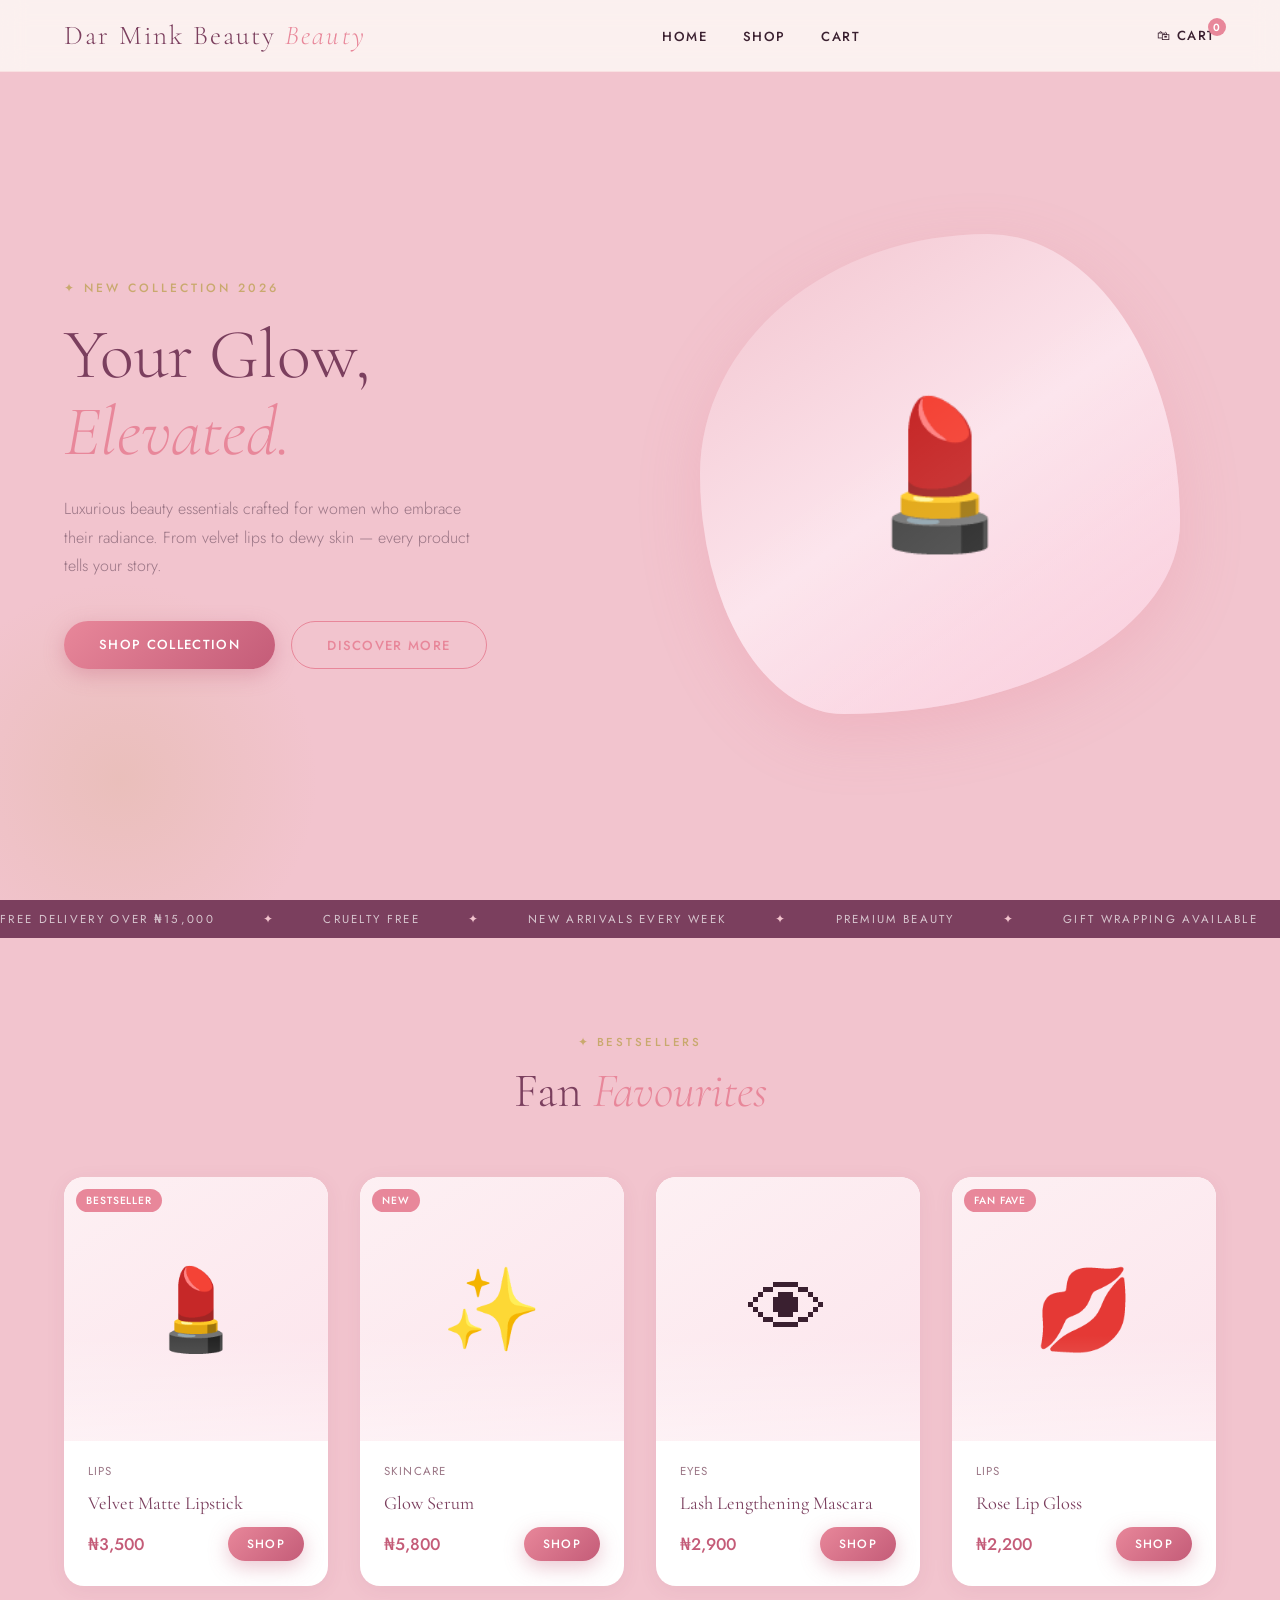
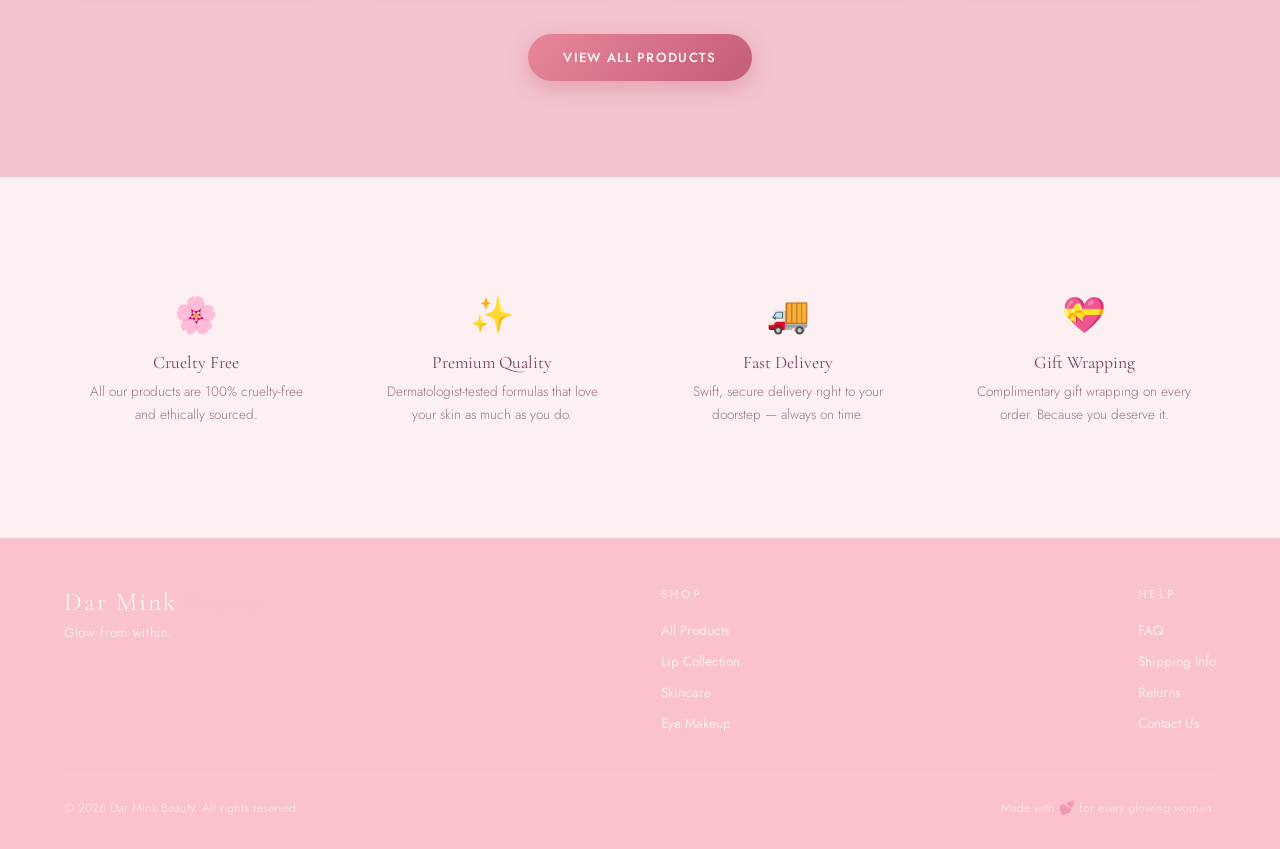
<file: html/shop.html>
<!DOCTYPE html>
<html lang="en">
<head>
  <meta charset="UTF-8" />
  <meta name="viewport" content="width=device-width, initial-scale=1.0"/>
  <title>Dar Mink Beauty</title>
  <link href="https://fonts.googleapis.com/css2?family=Cormorant+Garamond:ital,wght@0,300;0,400;0,600;1,300;1,400&family=Jost:wght@300;400;500&display=swap" rel="stylesheet"/>
  <link rel="stylesheet" href="../css/Shop.css">
</head>
<body>


<nav id="navbar">
  <a href="index.html" class="logo">Dar Mink Beauty <span>Beauty</span></a>
  <ul class="nav-links">
    <li><a href="../index.html">Home</a></li>
    <li><a href="index.html">Shop</a></li>
    <li><a href="./checkOutPage.html">Cart</a></li>
  </ul>
  <div class="nav-right">
    <a href="../html/checkOutPage.html" class="cart-icon">
      🛍 Cart
      <span class="cart-badge" id="cartCount">0</span>
    </a>
  </div>
</nav>


<section class="hero">
  <div class="hero-text">
    <p class="hero-eyebrow">✦ New Collection 2026</p>
    <h1 class="hero-title">Your Glow,<br><em>Elevated.</em></h1>
    <p class="hero-sub">Luxurious beauty essentials crafted for women who embrace their radiance. From velvet lips to dewy skin — every product tells your story.</p>
    <div class="btn-group">
      <a href="shop.html" class="btn-primary">Shop Collection</a>
      <a href="#featured" class="btn-outline">Discover More</a>
    </div>
  </div>
  <div class="hero-image-wrap">
    <div class="hero-blob">💄</div>
  </div>
</section>

<div class="marquee-strip">
  <div class="marquee-inner" id="marqueeInner"></div>
</div>


<section class="section" id="featured">
  <div class="section-header">
    <p class="section-eyebrow">✦ Bestsellers</p>
    <h2 class="section-title">Fan <em>Favourites</em></h2>
  </div>
  <div class="products-grid" id="featuredGrid"></div>
  <div style="text-align:center; margin-top:3rem;">
    <a href="shop.html" class="btn-primary">View All Products</a>
  </div>
</section>


<section class="section promise">
  <div class="promise-grid">
    <div class="promise-item">
      <div class="promise-icon">🌸</div>
      <div class="promise-title">Cruelty Free</div>
      <p class="promise-desc">All our products are 100% cruelty-free and ethically sourced.</p>
    </div>
    <div class="promise-item">
      <div class="promise-icon">✨</div>
      <div class="promise-title">Premium Quality</div>
      <p class="promise-desc">Dermatologist-tested formulas that love your skin as much as you do.</p>
    </div>
    <div class="promise-item">
      <div class="promise-icon">🚚</div>
      <div class="promise-title">Fast Delivery</div>
      <p class="promise-desc">Swift, secure delivery right to your doorstep — always on time.</p>
    </div>
    <div class="promise-item">
      <div class="promise-icon">💝</div>
      <div class="promise-title">Gift Wrapping</div>
      <p class="promise-desc">Complimentary gift wrapping on every order. Because you deserve it.</p>
    </div>
  </div>
</section>


<footer>
  <div class="footer-top">
    <div>
      <div class="footer-logo">Dar Mink  <span>Beauty</span></div>
      <p style="color: #fff;" class="footer-tagline">Glow from within.</p>
    </div>
    <div class="footer-links">
      <h4>Shop</h4>
      <ul>
        <li><a href="shop.html">All Products</a></li>
        <li><a href="shop.html">Lip Collection</a></li>
        <li><a href="shop.html">Skincare</a></li>
        <li><a href="shop.html">Eye Makeup</a></li>
      </ul>
    </div>
    <div class="footer-links">
      <h4>Help</h4>
      <ul>
        <li><a href="#">FAQ</a></li>
        <li><a href="#">Shipping Info</a></li>
        <li><a href="#">Returns</a></li>
        <li><a href="#">Contact Us</a></li>
      </ul>
    </div>
  </div>
  <div class="footer-bottom">
    <span>© 2026 Dar Mink Beauty. All rights reserved.</span>
    <span>Made with 💕 for every glowing woman.</span>
  </div>
</footer>

<script src="../javascript/shop.js"></script>
</body>
</html>
</file>
<file: css/Shop.css>
*, *::before, *::after { margin: 0; padding: 0; box-sizing: border-box; }

    :root {
      --blush:    #f2c4ce;
      --rose:     #e8879a;
      --deep:     #c45c78;
      --petal:    #fdf0f3;
      --plum:     #7b3f5e;
      --cream:    #fdf8f5;
      --text:     #3a2030;
      --muted:    #9a7585;
      --gold:     #c9a96e;
    }

    html { scroll-behavior: smooth; }

    body {
      font-family: 'Jost', sans-serif;
      background: var(--cream);
      color: var(--text);
      overflow-x: hidden;
      background:  #f2c4ce;
    }

    nav {
      position: fixed; top: 0; left: 0; right: 0; z-index: 100;
      display: flex; align-items: center; justify-content: space-between;
      padding: 1.2rem 5%;
      background: rgba(253,248,245,0.85);
      backdrop-filter: blur(12px);
      border-bottom: 1px solid rgba(232,135,154,0.15);
      transition: box-shadow .3s;
    }
    nav.scrolled { box-shadow: 0 4px 30px rgba(196,92,120,.1); }

    .logo {
      font-family: 'Cormorant Garamond', serif;
      font-size: 1.7rem; font-weight: 300; letter-spacing: .08em;
      color: var(--plum); text-decoration: none;
    }
    .logo span { color: var(--rose); font-style: italic; }

    .nav-links { display: flex; gap: 2.2rem; list-style: none; }
    .nav-links a {
      font-size: .82rem; letter-spacing: .12em; text-transform: uppercase;
      color: var(--text); text-decoration: none; font-weight: 500;
      position: relative; transition: color .25s;
    }
    .nav-links a::after {
      content: ''; position: absolute; bottom: -3px; left: 0; width: 0; height: 1px;
      background: var(--rose); transition: width .3s;
    }
    .nav-links a:hover { color: var(--rose); }
    .nav-links a:hover::after { width: 100%; }

    .nav-right { display: flex; align-items: center; gap: 1.4rem; }
    .cart-icon {
      position: relative; cursor: pointer;
      color: var(--text); text-decoration: none; font-size: .82rem;
      letter-spacing: .12em; text-transform: uppercase; font-weight: 500;
      transition: color .25s;
    }
    .cart-icon:hover { color: var(--rose); }
    .cart-badge {
      position: absolute; top: -8px; right: -10px;
      background: var(--rose); color: #fff;
      border-radius: 50%; width: 18px; height: 18px;
      font-size: .65rem; display: flex; align-items: center; justify-content: center;
      font-weight: 600;
    }


    .hero {
      min-height: 100vh;
      display: grid; grid-template-columns: 1fr 1fr;
      align-items: center;
      padding: 7rem 5% 4rem;
      gap: 3rem;
      position: relative; overflow: hidden;
    }
    .hero::before {
      content: '';
      position: absolute; top: -100px; right: -100px;
      width: 600px; height: 600px; border-radius: 50%;
      background: radial-gradient(circle, rgba(242,196,206,.45) 0%, transparent 70%);
      pointer-events: none;
    }
    .hero::after {
      content: '';
      position: absolute; bottom: -80px; left: -80px;
      width: 400px; height: 400px; border-radius: 50%;
      background: radial-gradient(circle, rgba(201,169,110,.2) 0%, transparent 70%);
      pointer-events: none;
    }

    .hero-text { position: relative; z-index: 2; }
    .hero-eyebrow {
      font-size: .75rem; letter-spacing: .25em; text-transform: uppercase;
      color: var(--gold); font-weight: 500; margin-bottom: 1.2rem;
    }
    .hero-title {
      font-family: 'Cormorant Garamond', serif;
      font-size: clamp(3rem, 5.5vw, 5rem);
      font-weight: 300; line-height: 1.1;
      color: var(--plum); margin-bottom: 1.5rem;
    }
    .hero-title em { font-style: italic; color: var(--rose); }
    .hero-sub {
      font-size: 1rem; color: var(--muted); line-height: 1.8;
      max-width: 420px; margin-bottom: 2.5rem; font-weight: 300;
    }
    .btn-group { display: flex; gap: 1rem; flex-wrap: wrap; }

    .btn-primary {
      display: inline-block; padding: .85rem 2.2rem;
      background: linear-gradient(135deg, var(--rose), var(--deep));
      color: #fff; text-decoration: none; border-radius: 50px;
      font-size: .82rem; letter-spacing: .1em; text-transform: uppercase;
      font-weight: 500; transition: transform .25s, box-shadow .25s;
      box-shadow: 0 6px 20px rgba(196,92,120,.35);
    }
    .btn-primary:hover { transform: translateY(-2px); box-shadow: 0 10px 28px rgba(196,92,120,.45); }

    .btn-outline {
      display: inline-block; padding: .85rem 2.2rem;
      border: 1.5px solid var(--rose); color: var(--rose);
      text-decoration: none; border-radius: 50px;
      font-size: .82rem; letter-spacing: .1em; text-transform: uppercase;
      font-weight: 500; transition: all .25s;
    }
    .btn-outline:hover { background: var(--rose); color: #fff; }

    .hero-image-wrap {
      position: relative; z-index: 2;
      display: flex; align-items: center; justify-content: center;
    }
    .hero-blob {
      width: min(480px, 90%); aspect-ratio: 1;
      border-radius: 60% 40% 70% 30% / 50% 60% 40% 50%;
      background: linear-gradient(145deg, var(--blush) 0%, #fce4ec 50%, #f8bbd0 100%);
      display: flex; align-items: center; justify-content: center;
      animation: blobFloat 8s ease-in-out infinite;
      box-shadow: 0 20px 60px rgba(232,135,154,.25);
      font-size: 9rem;
      position: relative; overflow: hidden;
    }
    .hero-blob::after {
      content: '';
      position: absolute; inset: 0;
      background: linear-gradient(145deg, transparent 40%, rgba(255,255,255,.3));
    }
    @keyframes blobFloat {
      0%,100% { border-radius: 60% 40% 70% 30% / 50% 60% 40% 50%; transform: translateY(0); }
      33%      { border-radius: 40% 60% 30% 70% / 60% 40% 60% 40%; transform: translateY(-12px); }
      66%      { border-radius: 70% 30% 50% 50% / 40% 70% 30% 60%; transform: translateY(8px); }
    }


    .marquee-strip {
      background: var(--plum); padding: .7rem 0; overflow: hidden;
      display: flex; white-space: nowrap;
    }
    .marquee-inner {
      display: inline-flex; gap: 3rem;
      animation: marquee 25s linear infinite;
    }
    .marquee-inner span {
      font-size: .72rem; letter-spacing: .2em; text-transform: uppercase;
      color: rgba(255,255,255,.7); font-weight: 400;
    }
    .marquee-inner span.dot { color: var(--blush); }
    @keyframes marquee { from { transform: translateX(0); } to { transform: translateX(-50%); } }

  
    .section { padding: 6rem 5%; }
    .section-header { text-align: center; margin-bottom: 3.5rem; }
    .section-eyebrow {
      font-size: .72rem; letter-spacing: .25em; text-transform: uppercase;
      color: var(--gold); font-weight: 500; margin-bottom: .8rem;
    }
    .section-title {
      font-family: 'Cormorant Garamond', serif;
      font-size: clamp(2rem, 4vw, 3rem);
      font-weight: 300; color: var(--plum); line-height: 1.2;
    }
    .section-title em { font-style: italic; color: var(--rose); }

    .products-grid {
      display: grid;
      grid-template-columns: repeat(auto-fit, minmax(240px, 1fr));
      gap: 2rem;
    }

    .product-card {
      background: #fff;
      border-radius: 20px;
      overflow: hidden;
      transition: transform .3s, box-shadow .3s;
      box-shadow: 0 4px 20px rgba(123,63,94,.07);
    }
    .product-card:hover { transform: translateY(-6px); box-shadow: 0 16px 40px rgba(123,63,94,.13); }

    .card-img {
      aspect-ratio: 1;
      display: flex; align-items: center; justify-content: center;
      font-size: 5rem;
      background: linear-gradient(145deg, var(--petal), #fce4ec);
      position: relative; overflow: hidden;
    }
    .card-img::after {
      content: ''; position: absolute; inset: 0;
      background: linear-gradient(to bottom, transparent 60%, rgba(255,255,255,.4));
    }
    .card-badge {
      position: absolute; top: 12px; left: 12px;
      background: var(--rose); color: #fff;
      font-size: .65rem; letter-spacing: .08em; text-transform: uppercase;
      padding: .25rem .65rem; border-radius: 50px; font-weight: 500; z-index: 1;
    }

    .card-body { padding: 1.4rem 1.5rem 1.6rem; }
    .card-name {
      font-family: 'Cormorant Garamond', serif;
      font-size: 1.15rem; font-weight: 400; color: var(--plum);
      margin-bottom: .3rem;
    }
    .card-cat {
      font-size: .72rem; letter-spacing: .1em; text-transform: uppercase;
      color: var(--muted); margin-bottom: .8rem;
    }
    .card-price { font-size: 1.05rem; color: var(--deep); font-weight: 500; }

    /* ── BRAND PROMISE ── */
    .promise { background: var(--petal); }
    .promise-grid {
      display: grid; grid-template-columns: repeat(auto-fit, minmax(200px, 1fr));
      gap: 2rem;
    }
    .promise-item { text-align: center; padding: 1rem; }
    .promise-icon { font-size: 2.2rem; margin-bottom: .8rem; }
    .promise-title {
      font-family: 'Cormorant Garamond', serif;
      font-size: 1.1rem; color: var(--plum); margin-bottom: .4rem;
    }
    .promise-desc { font-size: .85rem; color: var(--muted); line-height: 1.7; font-weight: 300; }

    /* ── FOOTER ── */
    footer {
      background: var(--plum);
      padding: 3rem 5% 2rem;
      /* color: rgba(255,255,255,.7); */
      background: rgba(255, 192, 203, 0.562);
    }
    .footer-top {
      display: flex; justify-content: space-between; align-items: flex-start;
      flex-wrap: wrap; gap: 2rem; margin-bottom: 2.5rem;
    }
    .footer-logo {
      font-family: 'Cormorant Garamond', serif;
      font-size: 1.6rem; font-weight: 300;
      color: #fff; letter-spacing: .08em;
    }
    .footer-logo span { font-style: italic; color: var(--blush); }
    .footer-tagline { font-size: .82rem; margin-top: .4rem; font-weight: 300; letter-spacing: .05em; }

    .footer-links h4 {
      font-size: .72rem; letter-spacing: .2em; text-transform: uppercase;
      color: rgba(255,255,255,.5); margin-bottom: 1rem; font-weight: 500;
    }
    .footer-links ul { list-style: none; display: flex; flex-direction: column; gap: .5rem; }
    .footer-links a {
      font-size: .85rem; color: rgba(255,255,255,.7); text-decoration: none;
      transition: color .2s;
    }
    .footer-links a:hover { color: var(--blush); }

    .footer-bottom {
      border-top: 1px solid rgba(255,255,255,.1);
      padding-top: 1.5rem;
      display: flex; justify-content: space-between; align-items: center;
      flex-wrap: wrap; gap: 1rem;
      font-size: .78rem; color: rgba(255,255,255,.4);
    }

    @media (max-width: 768px) {
      .hero { grid-template-columns: 1fr; padding-top: 8rem; text-align: center; }
      .hero-sub { margin-inline: auto; }
      .btn-group { justify-content: center; }
      .hero-blob { width: min(320px, 85%); font-size: 6rem; }
      .hero-image-wrap { order: -1; }
      .nav-links { display: none; }
    }
</file>
